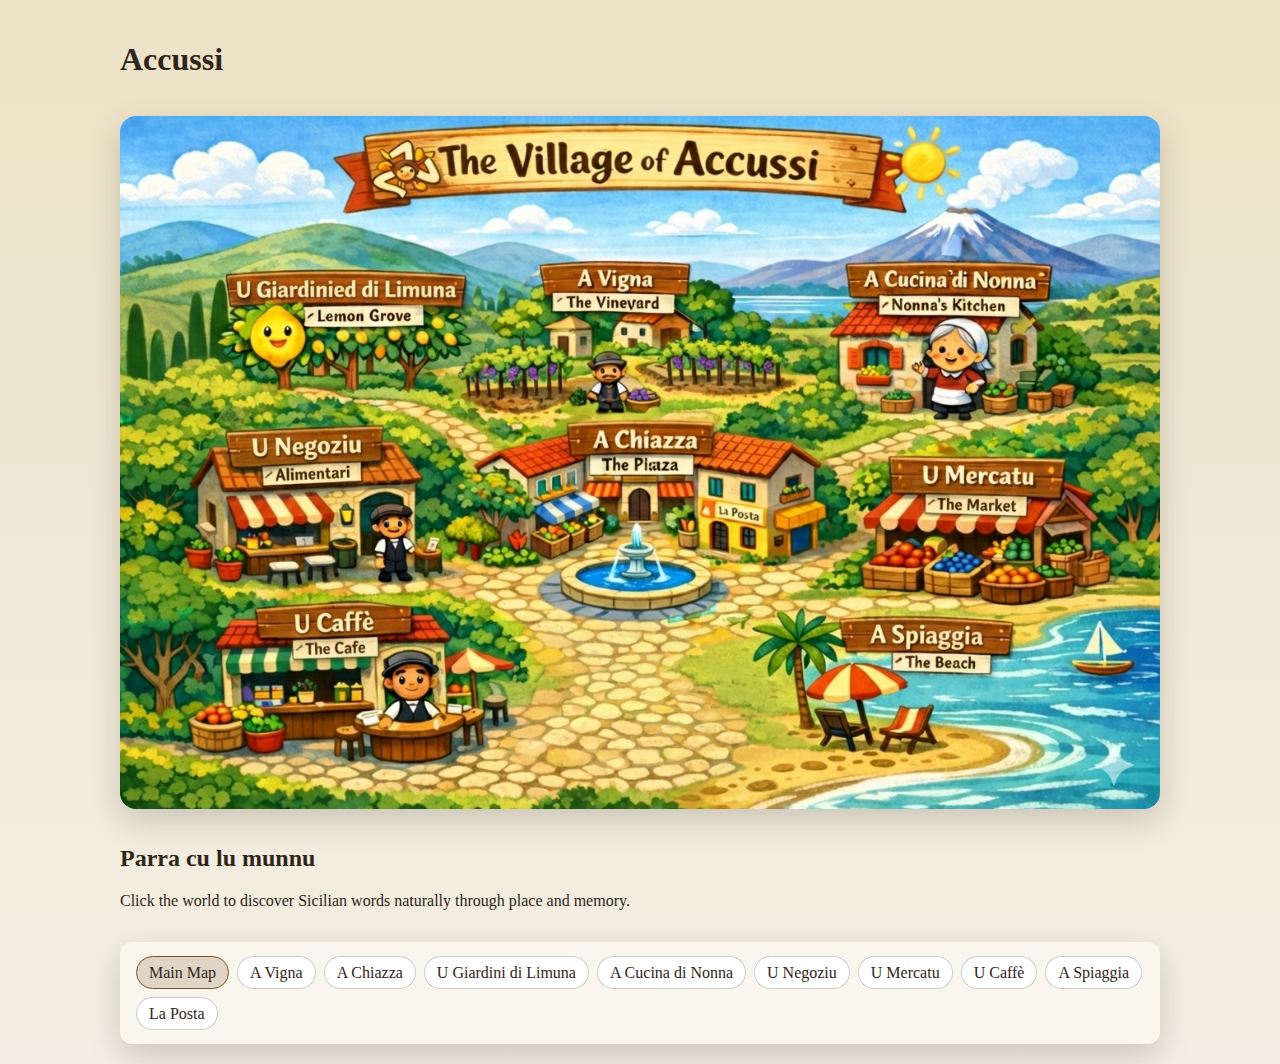
<file: index.html>
<!doctype html>
<html lang="en">
  <head>
    <meta charset="UTF-8" />
    <meta name="viewport" content="width=device-width, initial-scale=1.0" />
    <title>Accussi</title>
    <link rel="stylesheet" href="styles.css" />
  </head>
  <body>
    <main class="app" id="app">
      <header class="scene-header">
        <h1 id="scene-name">Accussi</h1>
        <p id="scene-description"></p>
      </header>

      <section class="scene-stage" id="scene-stage" aria-live="polite">
        <div class="scene-background" id="scene-background" role="img" aria-label="Current scene"></div>
        <div class="hotspot-layer" id="hotspot-layer" aria-label="Interactive scene hotspots"></div>
      </section>

      <aside class="interaction-panel" id="interaction-panel" aria-live="polite">
        <h2 class="panel-title">Parra cu lu munnu</h2>
        <p class="panel-copy" id="panel-copy">Click the world to discover Sicilian words naturally through place and memory.</p>
      </aside>

      <nav class="scene-nav" id="scene-nav" aria-label="Scene navigation"></nav>
    </main>

    <script src="app.js"></script>
  </body>
</html>
</file>
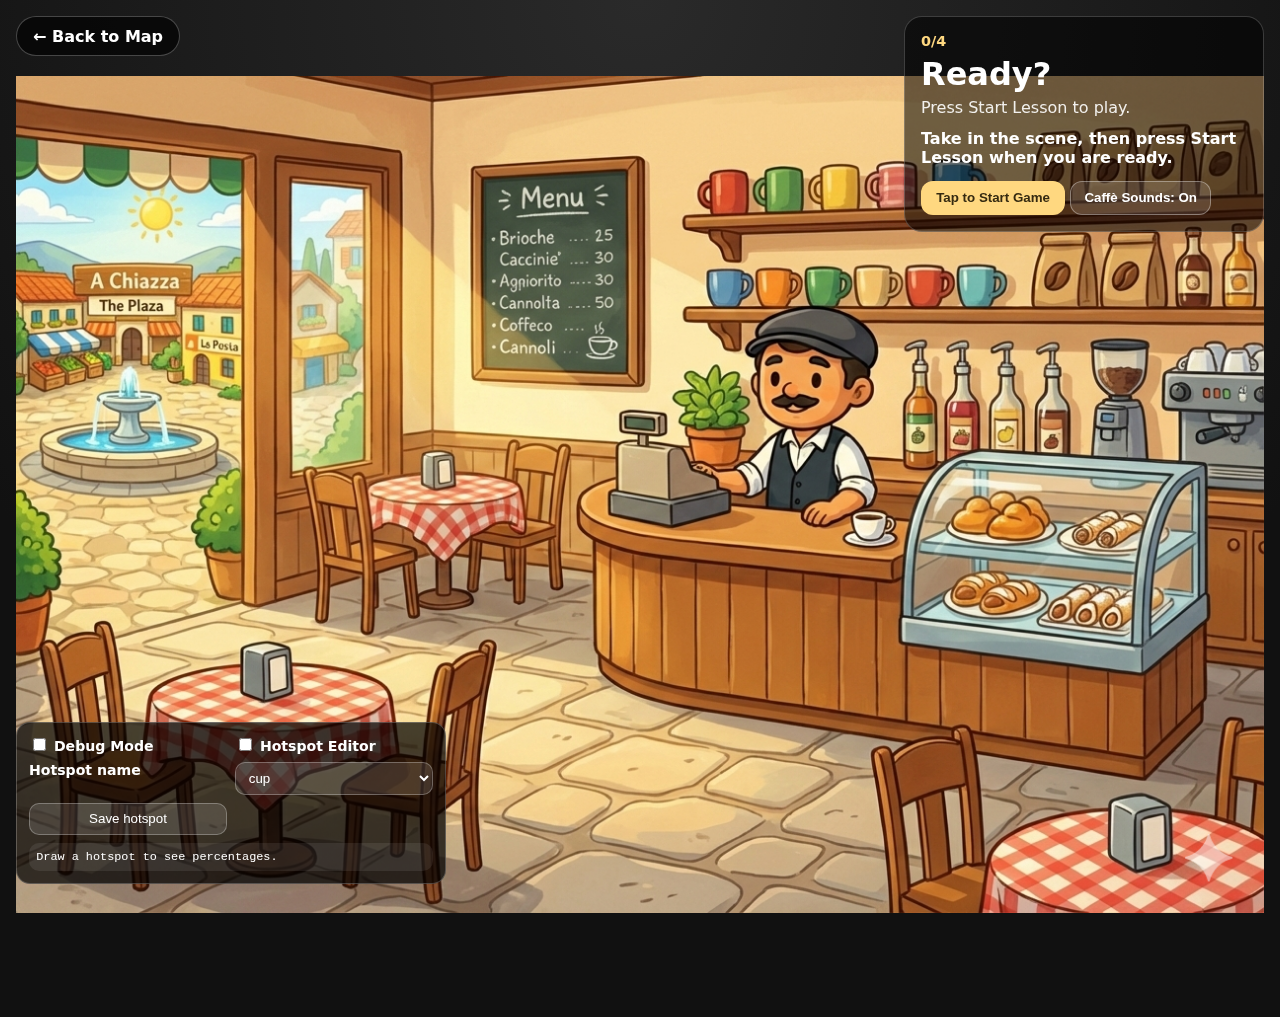
<file: locations/caffe.html>
<!doctype html>
<html lang="en">
  <head>
    <meta charset="UTF-8" />
    <meta name="viewport" content="width=device-width, initial-scale=1.0" />
    <title>U Caffè | Accussi</title>
    <link rel="stylesheet" href="caffe.css" />
  </head>
  <body>
    <main class="caffe-game" aria-live="polite">
      <a class="back-button" href="../index.html">← Back to Map</a>

      <section class="game-hud">
        <p class="progress" id="progress">1/4</p>
        <h1 class="prompt" id="prompt-sicilian">U cafè</h1>
        <p class="prompt-translation" id="prompt-english">The coffee</p>
        <p class="feedback" id="feedback">Take in the scene, then start the lesson when you're ready.</p>
        <button class="start-button" id="start-button" type="button">Tap to Start Game</button>
        <button class="sound-toggle" id="ambience-toggle" type="button" aria-pressed="true">Caffè Sounds: On</button>
      </section>

      <section class="scene-panel" aria-label="Cafe learning game hotspots">
        <div class="scene-wrapper" id="scene-wrapper">
          <img
            class="scene-image"
            id="scene-image"
            src="../assets/images/caffe_interior.png"
            alt="Interior of a Sicilian cafe"
          />
          <div class="hotspot-stage" id="hotspot-stage"></div>
          <div class="editor-layer" id="editor-layer" hidden>
            <div class="editor-selection" id="editor-selection" hidden></div>
          </div>

          <div class="barista-bubble" id="barista-bubble" role="status" aria-live="polite" hidden>
            Bongiornu! Chi disii?
          </div>
        </div>
      </section>

      <section class="matching-panel" id="matching-panel" aria-label="Emoji matching game" hidden>
        <h2 class="matching-title">Emoji Match</h2>
        <p class="matching-subtitle">Match each Sicilian word with its emoji.</p>
        <div class="matching-grid" id="matching-grid"></div>
      </section>

      <div class="lesson-popup" id="lesson-popup" role="status" aria-live="polite" hidden>
        <p class="instruction" id="popup-instruction">Click on U cafè</p>
      </div>

      <section class="editor-controls" id="editor-controls" aria-label="Hotspot editor controls" hidden>
        <label class="mode-toggle">
          <input type="checkbox" id="debug-toggle" />
          Debug Mode
        </label>
        <label class="mode-toggle">
          <input type="checkbox" id="editor-toggle" />
          Hotspot Editor
        </label>
        <label class="hotspot-name-label" for="hotspot-name">Hotspot name</label>
        <select id="hotspot-name">
          <option value="coffee">cup</option>
          <option value="barista">barista</option>
          <option value="brioche">brioche</option>
          <option value="machine">espresso</option>
        </select>
        <button id="save-hotspot" type="button">Save hotspot</button>
        <pre class="editor-output" id="editor-output">Draw a hotspot to see percentages.</pre>
      </section>
    </main>

    <script src="caffe.js"></script>
  </body>
</html>
</file>
<file: styles.css>
:root {
  --bg: #f3efe4;
  --card: #f9f6ee;
  --text: #2f2518;
  --accent: #7f4f24;
  --accent-soft: rgba(127, 79, 36, 0.2);
  --scene-hotspot: rgba(36, 81, 156, 0.2);
  --vocab-hotspot: rgba(127, 79, 36, 0.2);
  --shadow: 0 12px 32px rgba(34, 20, 9, 0.18);
}

* { box-sizing: border-box; }
body {
  margin: 0;
  min-height: 100vh;
  font-family: Georgia, "Times New Roman", serif;
  background: linear-gradient(180deg, #ece2c6 0%, var(--bg) 100%);
  color: var(--text);
}

.app { max-width: 1080px; margin: 0 auto; padding: 1.25rem; display: grid; gap: 1rem; }
.scene-nav { background: var(--card); border-radius: 12px; box-shadow: var(--shadow); padding: 0.9rem 1rem; }

.scene-stage { position: relative; min-height: 620px; aspect-ratio: 3 / 2; border-radius: 16px; overflow: hidden; box-shadow: var(--shadow); }
.scene-background { position: absolute; inset: 0; background-size: cover; background-position: center; }
.hotspot-layer { position: relative; width: 100%; height: 100%; min-height: 620px; }

.hotspot {
  position: absolute;
  border: 2px dashed rgba(255, 255, 255, 0.72);
  border-radius: 12px;
  display: flex;
  align-items: flex-end;
  justify-content: center;
  padding: 0.35rem;
  transition: transform 120ms ease, background-color 120ms ease, border-color 120ms ease;
}
.hotspot-vocab { background: var(--vocab-hotspot); }
.hotspot-scene { background: var(--scene-hotspot); }
.hotspot:hover, .hotspot:focus-visible {
  transform: scale(1.02);
  cursor: pointer;
  border-color: #fff;
}
.hotspot-label {
  background: rgba(20, 16, 9, 0.78);
  color: #fff;
  font-size: 0.8rem;
  border-radius: 999px;
  padding: 0.1rem 0.45rem;
}

.map-hotspots .hotspot-scene {
  background: transparent;
  border-color: transparent;
}
.map-hotspots .hotspot-scene .hotspot-label { display: none; }
.map-hotspots .hotspot-scene:hover,
.map-hotspots .hotspot-scene:focus-visible {
  transform: none;
  border-color: transparent;
}

.intro-hotspots {
  overflow: hidden;
  pointer-events: none;
}

.intro-cloud {
  position: absolute;
  font-size: clamp(2rem, 3.5vw, 2.8rem);
  opacity: 0.8;
  animation: floatCloud 6s ease-in-out infinite;
}

.intro-plane-wrap {
  position: absolute;
  top: 42%;
  left: -36%;
  display: flex;
  align-items: center;
  gap: 1rem;
  transform-origin: center center;
  animation: flyAcross 9.8s cubic-bezier(0.35, 0.02, 0.15, 1) forwards;
}

.intro-plane {
  font-size: clamp(2.3rem, 3.8vw, 3rem);
  filter: drop-shadow(0 5px 6px rgba(0, 0, 0, 0.2));
  animation: planeTilt 3.2s ease-in-out infinite;
}

.intro-bubble {
  width: clamp(220px, 38vw, 450px);
  max-width: min(62vw, 450px);
  padding: 0.9rem 1rem;
  border-radius: 16px;
  border-bottom-right-radius: 4px;
  background: rgba(255, 255, 255, 0.94);
  color: #23415f;
  font-size: clamp(0.95rem, 1.5vw, 1.15rem);
  box-shadow: 0 10px 20px rgba(15, 40, 74, 0.16);
  line-height: 1.35;
  word-break: normal;
  overflow-wrap: break-word;
  opacity: 0;
  animation: bubblePop 9.8s ease-in-out forwards;
}

.intro-skip {
  position: absolute;
  right: 1rem;
  top: 1rem;
  border: 0;
  border-radius: 999px;
  padding: 0.45rem 0.9rem;
  font: inherit;
  font-weight: 600;
  background: rgba(255, 255, 255, 0.88);
  color: #244a6b;
  box-shadow: 0 5px 16px rgba(25, 60, 89, 0.2);
  pointer-events: auto;
  cursor: pointer;
}

.scene-nav.hidden { display: none; }
.scene-nav { display: flex; flex-wrap: wrap; gap: 0.5rem; }
.scene-button { border: 1px solid rgba(0, 0, 0, 0.2); background: #fff; color: var(--text); border-radius: 999px; padding: 0.4rem 0.75rem; font: inherit; }
.scene-button.active { border-color: var(--accent); background: var(--accent-soft); }
.music-toggle { margin-left: auto; font-weight: 600; }

@keyframes flyAcross {
  0% { left: -42%; top: 44%; transform: translateY(0) rotate(-8deg); }
  22% { left: -4%; top: 33%; transform: translateY(-6px) rotate(-2deg); }
  45% { left: 31%; top: 24%; transform: translateY(-10px) rotate(7deg); }
  65% { left: 55%; top: 39%; transform: translateY(6px) rotate(-10deg); }
  82% { left: 78%; top: 32%; transform: translateY(-6px) rotate(8deg); }
  100% { left: 112%; top: 26%; transform: translateY(-16px) rotate(14deg); }
}

@keyframes bubblePop {
  0%, 12% { opacity: 0; transform: translateY(10px) scale(0.86); }
  18%, 78% { opacity: 1; transform: translateY(0) scale(1); }
  92%, 100% { opacity: 0; transform: translateY(-10px) scale(0.95); }
}

@keyframes planeTilt {
  0%, 100% { transform: rotate(-3deg) translateY(0); }
  50% { transform: rotate(4deg) translateY(-4px); }
}

@keyframes floatCloud {
  0%, 100% { transform: translateY(0); }
  50% { transform: translateY(-10px); }
}


.map-reveal-bg {
  animation: mapReveal 1800ms ease-out both;
}

.map-reveal {
  animation: none;
}

.map-reveal .hotspot {
  animation: hotspotReveal 900ms ease-out 600ms both;
}

@keyframes mapReveal {
  0% { opacity: 0; transform: scale(1.03); filter: saturate(0.7) blur(3px); }
  100% { opacity: 1; transform: scale(1); filter: saturate(1) blur(0); }
}

@keyframes hotspotReveal {
  0% { opacity: 0; transform: translateY(10px); }
  100% { opacity: 1; transform: translateY(0); }
}

.vineyard-character-wrap {
  position: absolute;
  left: 54%;
  top: 35%;
  max-width: min(40vw, 340px);
  pointer-events: none;
}

.vineyard-bubble {
  background: rgba(255, 255, 255, 0.95);
  color: #3c2b13;
  border-radius: 14px;
  border-bottom-left-radius: 4px;
  padding: 0.8rem 0.95rem;
  box-shadow: 0 8px 20px rgba(20, 16, 9, 0.22);
  font-size: clamp(0.9rem, 1.45vw, 1.08rem);
  line-height: 1.32;
}

.vineyard-game-start {
  position: absolute;
  left: 4%;
  bottom: 6%;
  border: 0;
  border-radius: 999px;
  padding: 0.6rem 1rem;
  font: inherit;
  font-weight: 700;
  background: rgba(40, 100, 52, 0.92);
  color: #fff;
  box-shadow: 0 7px 18px rgba(16, 40, 20, 0.34);
  cursor: pointer;
}

.vineyard-game-start:disabled {
  opacity: 0.72;
  cursor: default;
}

.vineyard-game-panel {
  position: absolute;
  right: 3.5%;
  bottom: 6%;
  width: min(44vw, 430px);
  background: rgba(252, 247, 236, 0.95);
  color: #342515;
  border-radius: 16px;
  padding: 0.95rem 1rem;
  box-shadow: 0 14px 30px rgba(30, 20, 12, 0.28);
  display: grid;
  gap: 0.65rem;
}

.vineyard-game-panel h3 {
  margin: 0;
}

.vineyard-game-panel p {
  margin: 0;
}

.vineyard-game-progress {
  font-size: 0.86rem;
  opacity: 0.85;
}

.vineyard-game-prompt {
  font-size: 1.06rem;
  font-weight: 700;
}

.vineyard-baskets {
  display: grid;
  grid-template-columns: 1fr;
  gap: 0.65rem;
}

.vineyard-basket {
  border: 1px solid rgba(45, 27, 9, 0.2);
  background: #fff;
  border-radius: 12px;
  padding: 0.65rem 0.55rem;
  display: grid;
  justify-items: center;
  gap: 0.2rem;
  font: inherit;
  cursor: pointer;
}

.vineyard-basket:hover,
.vineyard-basket:focus-visible {
  border-color: #7f4f24;
  background: #f9f0df;
}

.vineyard-basket:disabled {
  opacity: 0.7;
  cursor: wait;
}

.vineyard-basket-icon {
  font-size: 1.35rem;
}

.vineyard-game-combo {
  font-size: 0.92rem;
  color: #5f3612;
}

.vineyard-playfield {
  display: grid;
  grid-template-columns: 1fr;
  gap: 0.5rem;
  align-items: end;
  background: rgba(255, 255, 255, 0.62);
  border: 1px solid rgba(80, 53, 24, 0.14);
  border-radius: 12px;
  padding: 0.5rem;
}

.vineyard-drop-basket,
.vineyard-drop-ground {
  text-align: center;
}

.vineyard-drop-label {
  margin: 0;
  font-size: 0.75rem;
  font-weight: 700;
}

.vineyard-drop-target {
  font-size: 1.5rem;
  line-height: 1.1;
}

.vineyard-grape-stack {
  margin: 0.1rem 0 0;
  font-size: 0.85rem;
  line-height: 1.2;
  min-height: 2.1rem;
  word-break: break-word;
}

.vineyard-grape-stack.ground {
  opacity: 0.88;
}

.vineyard-drop-ground {
  border-top: 1px dashed rgba(80, 53, 24, 0.28);
  padding-top: 0.35rem;
}

.grape-drop {
  position: absolute;
  font-size: 1.35rem;
  pointer-events: none;
  z-index: 15;
  animation: grapeDropArc 760ms cubic-bezier(0.18, 0.84, 0.28, 1) forwards;
}

.grape-drop.golden {
  filter: drop-shadow(0 0 8px rgba(255, 215, 94, 0.86));
}

.points-float {
  position: absolute;
  pointer-events: none;
  transform: translateX(-50%);
  z-index: 16;
  font-weight: 700;
  animation: pointsPop 760ms ease-out forwards;
}

.points-float.correct {
  color: #236c30;
}

.points-float.wrong {
  color: #8b2319;
}

@keyframes grapeDropArc {
  0% { transform: translate(0, 0) scale(1); opacity: 0.95; }
  60% { transform: translate(calc(var(--drop-x) * 0.66), calc(var(--drop-y) * 0.66 - 14px)) scale(1.1); opacity: 1; }
  100% { transform: translate(var(--drop-x), var(--drop-y)) scale(0.92); opacity: 0.9; }
}

@keyframes pointsPop {
  0% { transform: translate(-50%, 0) scale(0.7); opacity: 0; }
  20% { transform: translate(-50%, -8px) scale(1.1); opacity: 1; }
  100% { transform: translate(-50%, -30px) scale(0.95); opacity: 0; }
}
</file>
<file: locations/caffe.css>
:root {
  color-scheme: light;
  font-family: "Inter", "Segoe UI", system-ui, -apple-system, sans-serif;
}

* {
  box-sizing: border-box;
}

body {
  margin: 0;
  min-height: 100vh;
  color: #fff;
  background: #111;
}

.caffe-game {
  position: relative;
  min-height: 100vh;
  overflow: hidden;
  background: radial-gradient(circle at top, #2a2a2a, #111 68%);
}

.back-button {
  position: fixed;
  top: 1rem;
  left: 1rem;
  z-index: 6;
  background: rgba(0, 0, 0, 0.65);
  color: #fff;
  border: 1px solid rgba(255, 255, 255, 0.25);
  border-radius: 999px;
  padding: 0.6rem 1rem;
  text-decoration: none;
  font-weight: 600;
}

.game-hud {
  position: fixed;
  right: 1rem;
  top: 1rem;
  z-index: 6;
  background: rgba(0, 0, 0, 0.55);
  border-radius: 18px;
  border: 1px solid rgba(255, 255, 255, 0.2);
  padding: 1rem;
  max-width: min(360px, calc(100vw - 2rem));
}

.progress {
  margin: 0;
  font-size: 0.9rem;
  font-weight: 700;
  color: #ffd880;
}

.prompt {
  margin: 0.35rem 0;
  font-size: clamp(1.4rem, 3.4vw, 2rem);
}

.prompt-translation {
  margin: 0;
  opacity: 0.9;
  font-size: 1rem;
}

.feedback {
  min-height: 1.3rem;
  margin: 0.75rem 0 0;
  font-weight: 700;
}

.feedback.correct {
  color: #b7ffbf;
}

.feedback.wrong {
  color: #ffd0d0;
}

.start-button {
  margin-top: 0.85rem;
  border: none;
  border-radius: 12px;
  background: #ffd880;
  color: #352a10;
  font-weight: 700;
  padding: 0.6rem 0.95rem;
  cursor: pointer;
}

.sound-toggle {
  margin-top: 0.55rem;
  border: 1px solid rgba(255, 255, 255, 0.35);
  border-radius: 12px;
  background: rgba(255, 255, 255, 0.12);
  color: #fff;
  font-weight: 700;
  padding: 0.52rem 0.82rem;
  cursor: pointer;
}

.sound-toggle[aria-pressed="false"] {
  opacity: 0.75;
}

.scene-panel {
  min-height: 100vh;
  padding: 4.75rem 1rem 6.5rem;
  display: flex;
  justify-content: center;
  align-items: center;
}

.scene-wrapper {
  position: relative;
  display: inline-block;
  width: min(100vw, calc(100vh * 1.5));
  max-width: 100%;
}

.scene-image {
  display: block;
  width: 100%;
  height: auto;
}

.hotspot-stage,
.editor-layer {
  position: absolute;
  inset: 0;
}

.hotspot {
  position: absolute;
  background: transparent;
  border: none;
  cursor: pointer;
  border-radius: 10px;
}

.hotspot:focus-visible {
  outline: 2px solid #ffd880;
  background: rgba(255, 216, 128, 0.2);
}

.debug-hotspots .hotspot {
  background: rgba(255, 216, 128, 0.25);
  border: 2px dashed rgba(255, 216, 128, 0.95);
}

.editor-mode .hotspot {
  border: 2px solid rgba(64, 170, 255, 0.85);
  background: rgba(64, 170, 255, 0.18);
}

.editor-layer {
  cursor: crosshair;
  z-index: 4;
}

.editor-selection {
  position: absolute;
  border: 2px solid #60f0ab;
  background: rgba(96, 240, 171, 0.24);
}

.barista-bubble {
  position: absolute;
  left: 58%;
  top: 18%;
  max-width: min(280px, 40vw);
  color: #2b1b05;
  background: #fff6df;
  border: 2px solid rgba(73, 44, 12, 0.45);
  border-radius: 16px;
  padding: 0.7rem 0.9rem;
  font-weight: 700;
  line-height: 1.25;
  box-shadow: 0 10px 18px rgba(0, 0, 0, 0.28);
  z-index: 5;
}

.barista-bubble::before {
  content: "";
  position: absolute;
  left: -18px;
  top: 55%;
  width: 18px;
  height: 18px;
  background: #fff6df;
  border-bottom: 2px solid rgba(73, 44, 12, 0.45);
  border-left: 2px solid rgba(73, 44, 12, 0.45);
  transform: translateY(-50%) rotate(45deg);
}

.lesson-popup {
  position: fixed;
  left: 50%;
  bottom: 1.25rem;
  transform: translateX(-50%);
  z-index: 7;
  background: rgba(23, 23, 28, 0.92);
  border: 1px solid rgba(255, 255, 255, 0.2);
  border-radius: 999px;
  padding: 0.8rem 1.1rem;
}

.instruction {
  margin: 0;
  font-size: 1rem;
  font-weight: 700;
}

.editor-controls {
  position: fixed;
  left: 1rem;
  bottom: 1rem;
  z-index: 8;
  width: min(430px, calc(100vw - 2rem));
  background: rgba(0, 0, 0, 0.72);
  border: 1px solid rgba(255, 255, 255, 0.22);
  border-radius: 14px;
  padding: 0.75rem;
  display: grid;
  grid-template-columns: repeat(2, minmax(0, 1fr));
  gap: 0.5rem;
}

.mode-toggle,
.hotspot-name-label {
  font-size: 0.88rem;
  font-weight: 650;
}

.editor-controls select,
.editor-controls button {
  border-radius: 10px;
  border: 1px solid rgba(255, 255, 255, 0.28);
  padding: 0.45rem 0.55rem;
  background: rgba(255, 255, 255, 0.12);
  color: #fff;
}

.editor-controls option {
  color: #111;
}

.editor-output {
  grid-column: 1 / -1;
  margin: 0;
  padding: 0.45rem;
  border-radius: 10px;
  background: rgba(255, 255, 255, 0.08);
  max-height: 132px;
  overflow: auto;
  font-size: 0.74rem;
  white-space: pre-wrap;
}

@media (max-width: 760px) {
  .game-hud {
    top: auto;
    bottom: 12.4rem;
    right: 1rem;
    left: 1rem;
  }

  .scene-panel {
    padding-top: 0.75rem;
    align-items: flex-start;
  }

  .scene-wrapper {
    width: 100%;
  }

  .barista-bubble {
    left: 46%;
    top: 14%;
    max-width: min(220px, 48vw);
    font-size: 0.95rem;
  }

  .editor-controls {
    bottom: 1rem;
  }
}
</file>
